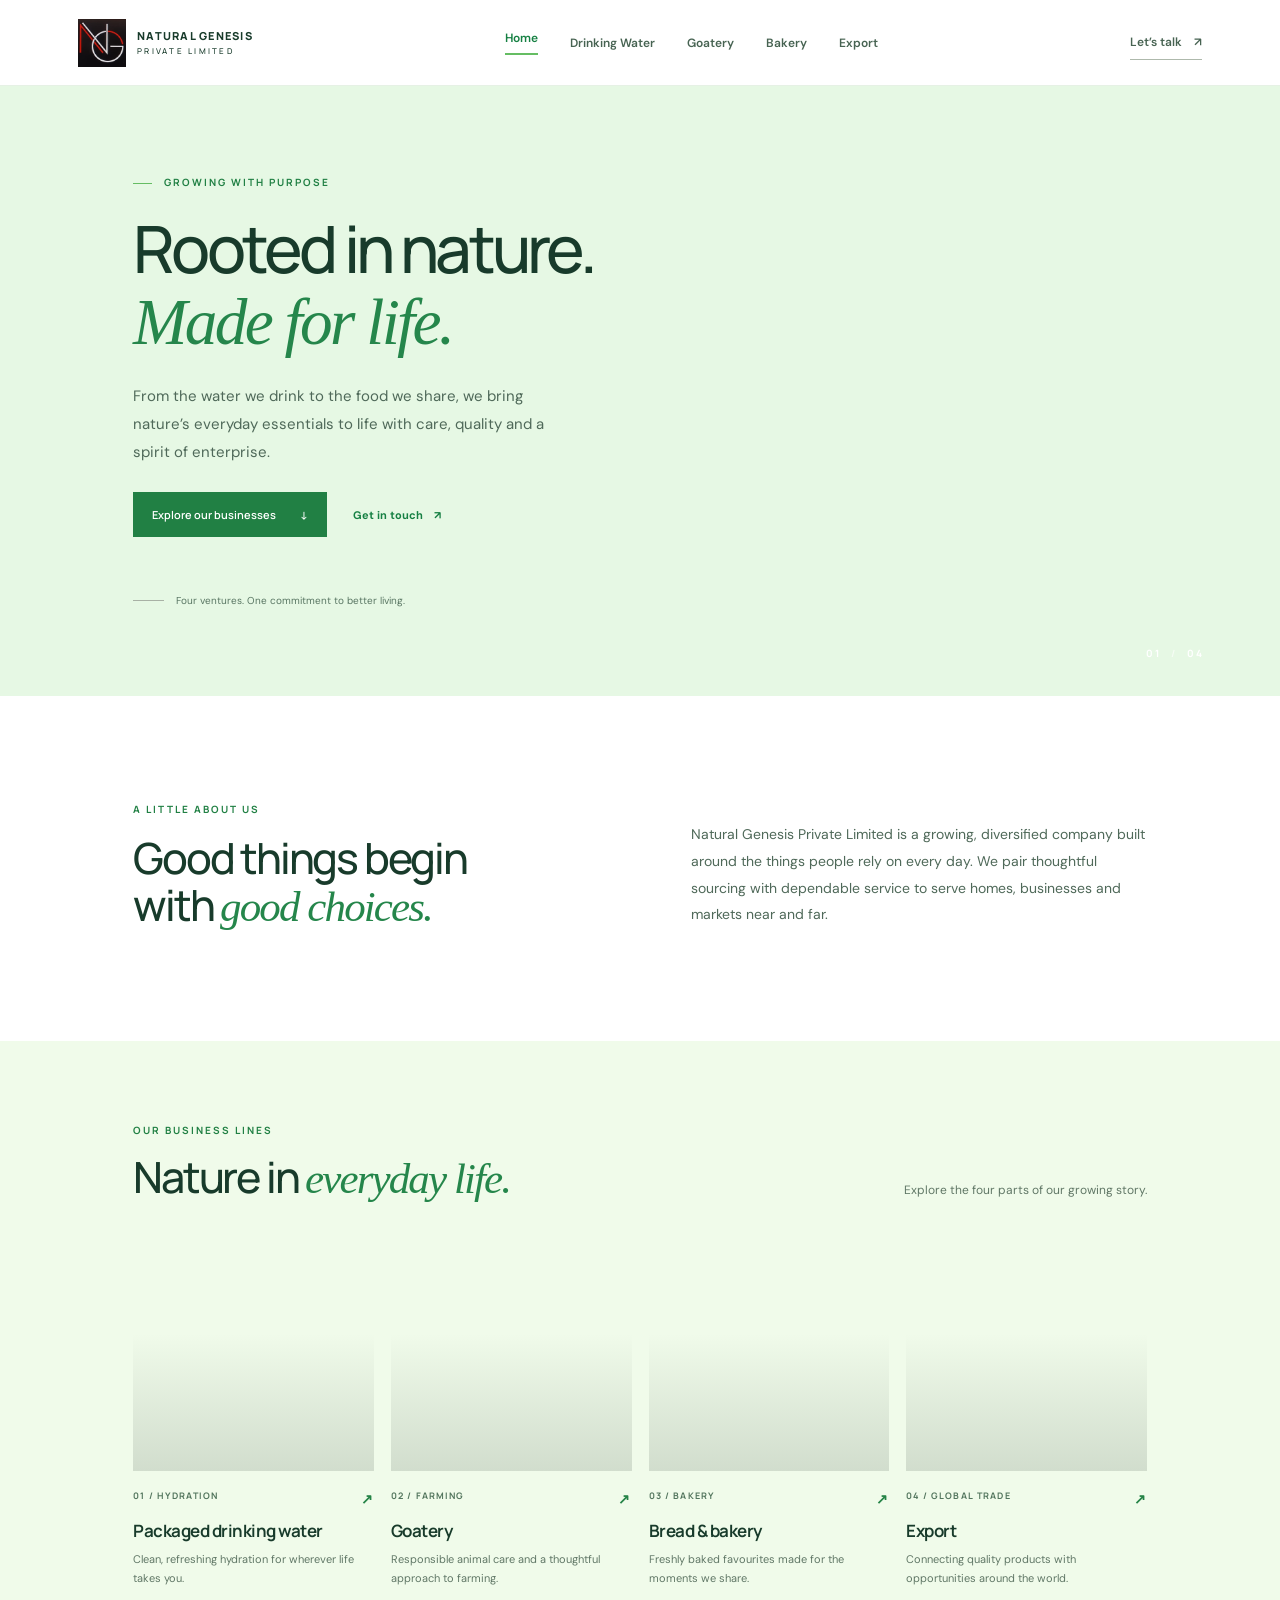
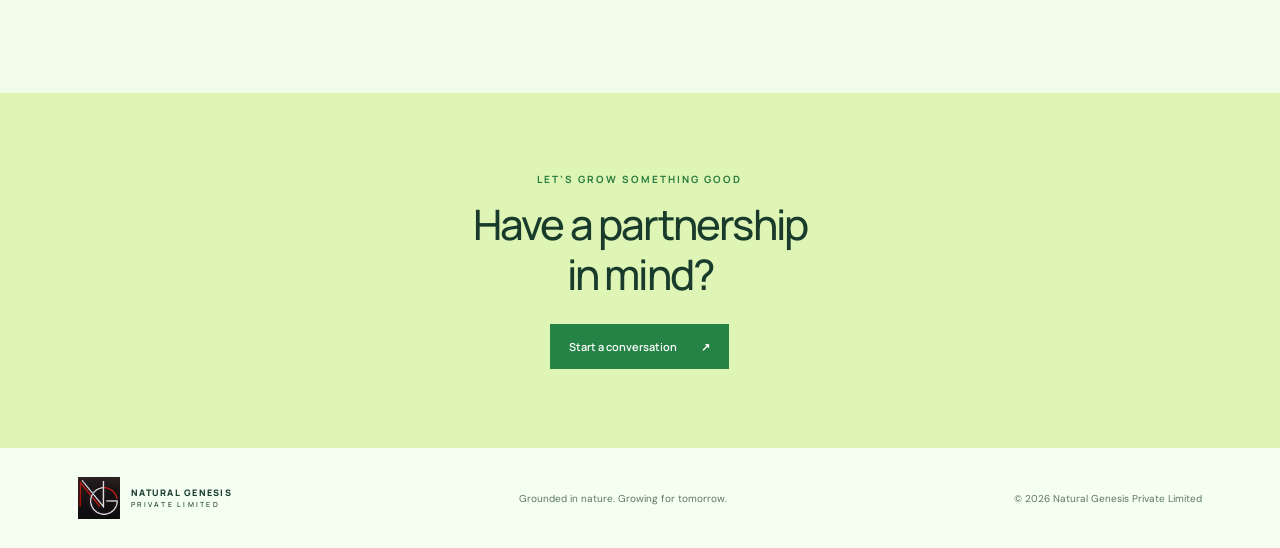
<file: index.html>
<!doctype html>
<html lang="en">
<head>
  <meta charset="utf-8"><meta name="viewport" content="width=device-width, initial-scale=1">
  <meta name="description" content="Natural Genesis Private Limited — pure water, responsible goat farming, fresh bakery and global trade.">
  <title>Natural Genesis Private Limited | Rooted in Nature</title>
  <link rel="preconnect" href="https://fonts.googleapis.com"><link rel="preconnect" href="https://fonts.gstatic.com" crossorigin>
  <link href="https://fonts.googleapis.com/css2?family=DM+Sans:wght@400;500;600;700&family=Manrope:wght@400;500;600;700;800&display=swap" rel="stylesheet"><link rel="stylesheet" href="styles.css">
</head>
<body>
<header class="site-header"><a class="brand" href="index.html" aria-label="Natural Genesis home"><img class="brand-logo" src="natural-genesis-logo.jpeg" alt="Natural Genesis logo"><span class="brand-name">NATURAL GENESIS<small>PRIVATE LIMITED</small></span></a><button class="menu-toggle" aria-label="Open navigation" aria-expanded="false">☰</button><nav class="main-nav"><a class="active" href="index.html">Home</a><a href="water.html">Drinking Water</a><a href="goatery.html">Goatery</a><a href="bakery.html">Bakery</a><a href="export.html">Export</a></nav><a class="header-cta" href="mailto:hello@naturalgenesis.in">Let’s talk <span>↗</span></a></header>
<main>
<section class="hero home-hero"><div class="hero-photo photo-nature"></div><div class="hero-content"><p class="eyebrow"><span></span> GROWING WITH PURPOSE</p><h1>Rooted in nature.<br><em>Made for life.</em></h1><p class="hero-copy">From the water we drink to the food we share, we bring nature’s everyday essentials to life with care, quality and a spirit of enterprise.</p><div class="hero-actions"><a class="button button-dark" href="#businesses">Explore our businesses <span>↓</span></a><a class="text-link" href="mailto:hello@naturalgenesis.in">Get in touch <span>↗</span></a></div><div class="hero-note"><span class="note-line"></span><span>Four ventures. One commitment to better living.</span></div></div><div class="hero-index">01 <span>/</span> 04</div></section>
<section class="intro section-wrap"><div><p class="eyebrow">A LITTLE ABOUT US</p><h2>Good things begin<br>with <em>good choices.</em></h2></div><p class="intro-copy">Natural Genesis Private Limited is a growing, diversified company built around the things people rely on every day. We pair thoughtful sourcing with dependable service to serve homes, businesses and markets near and far.</p></section>
<section class="business-section section-wrap" id="businesses"><div class="section-heading"><div><p class="eyebrow">OUR BUSINESS LINES</p><h2>Nature in <em>everyday life.</em></h2></div><p>Explore the four parts of our growing story.</p></div><div class="business-grid">
<a class="business-card water-card" href="water.html"><div class="card-image image-water"></div><div class="card-meta"><span>01 / HYDRATION</span><span>↗</span></div><h3>Packaged drinking water</h3><p>Clean, refreshing hydration for wherever life takes you.</p></a>
<a class="business-card goat-card" href="goatery.html"><div class="card-image image-goat"></div><div class="card-meta"><span>02 / FARMING</span><span>↗</span></div><h3>Goatery</h3><p>Responsible animal care and a thoughtful approach to farming.</p></a>
<a class="business-card bakery-card" href="bakery.html"><div class="card-image image-bread"></div><div class="card-meta"><span>03 / BAKERY</span><span>↗</span></div><h3>Bread &amp; bakery</h3><p>Freshly baked favourites made for the moments we share.</p></a>
<a class="business-card export-card" href="export.html"><div class="card-image image-export"></div><div class="card-meta"><span>04 / GLOBAL TRADE</span><span>↗</span></div><h3>Export</h3><p>Connecting quality products with opportunities around the world.</p></a>
</div></section>
<section class="closing-banner"><div class="closing-inner"><p class="eyebrow">LET’S GROW SOMETHING GOOD</p><h2>Have a partnership<br>in mind?</h2><a class="button button-light" href="mailto:hello@naturalgenesis.in">Start a conversation <span>↗</span></a></div></section>
</main><footer class="site-footer"><a class="brand brand-footer" href="index.html"><img class="brand-logo" src="natural-genesis-logo.jpeg" alt="Natural Genesis logo"><span class="brand-name">NATURAL GENESIS<small>PRIVATE LIMITED</small></span></a><p>Grounded in nature. Growing for tomorrow.</p><span>© 2026 Natural Genesis Private Limited</span></footer><script src="script.js"></script>
</body></html>
</file>
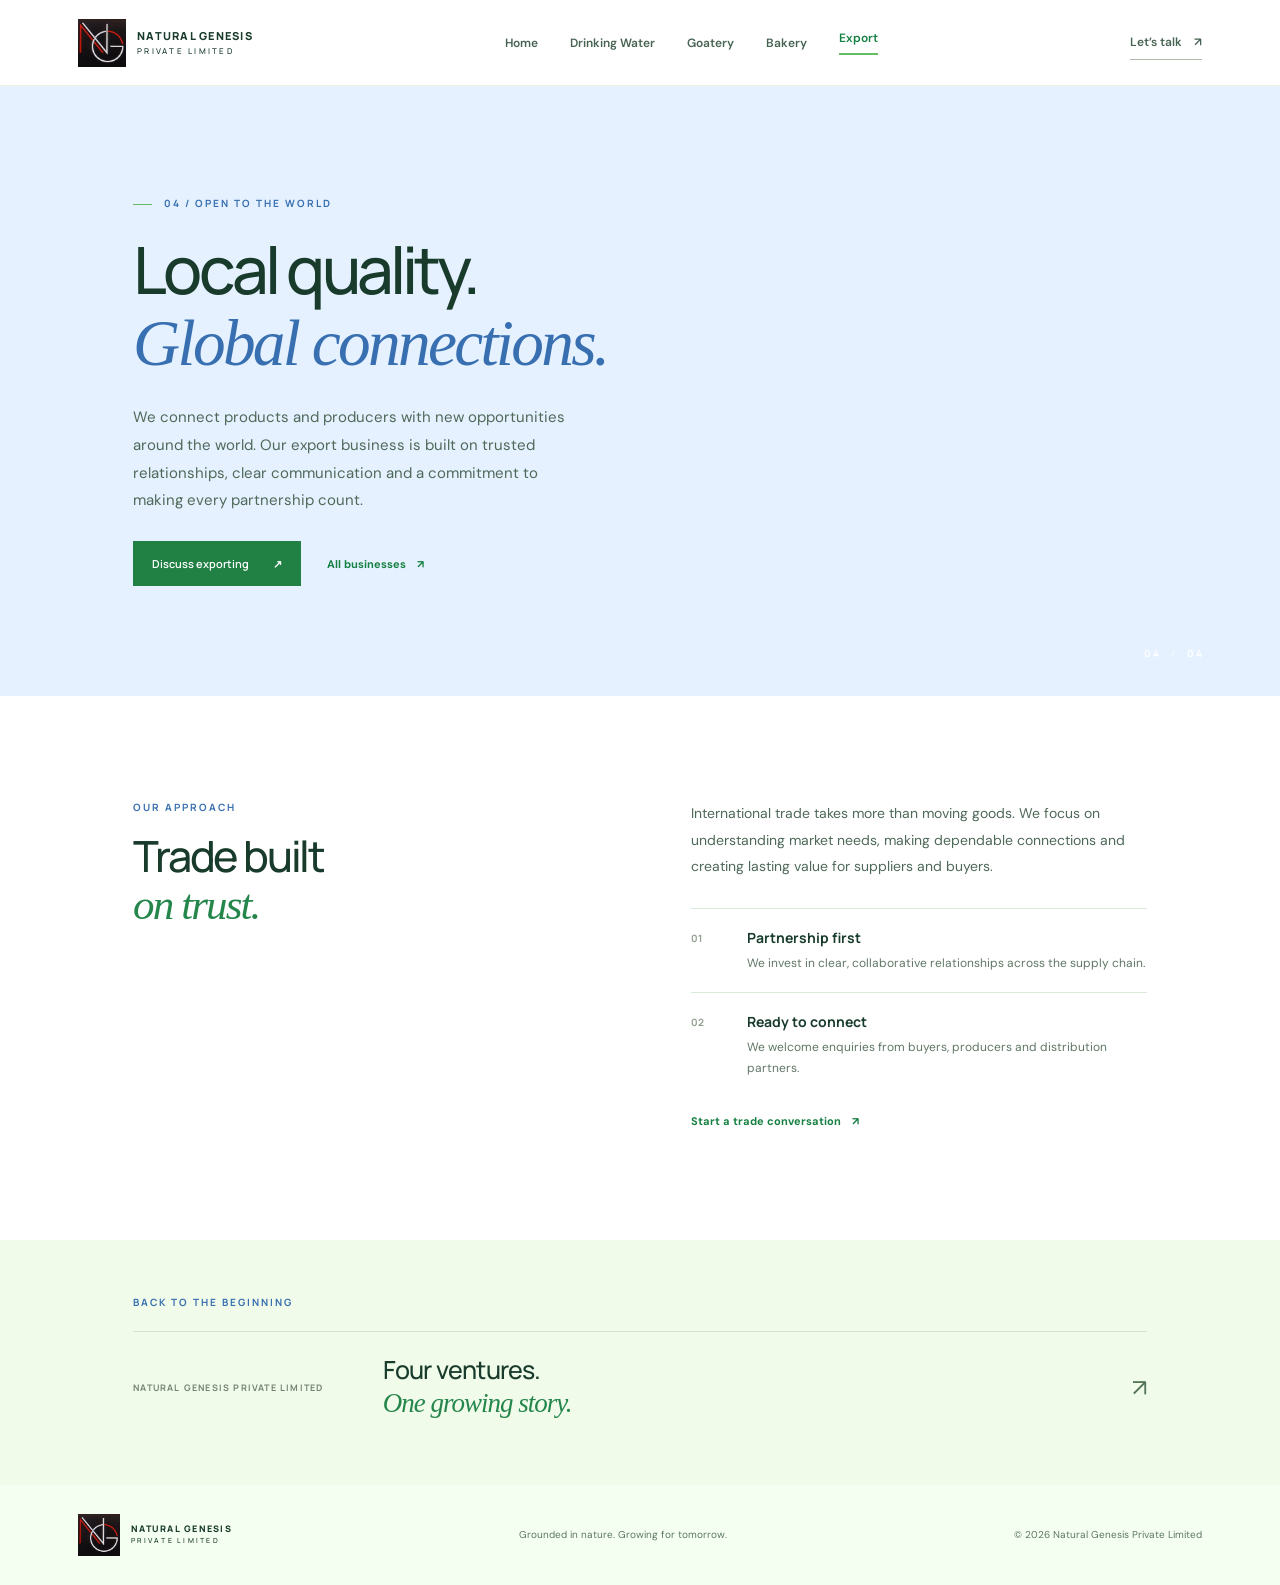
<file: export.html>
<!doctype html><html lang="en"><head><meta charset="utf-8"><meta name="viewport" content="width=device-width, initial-scale=1"><meta name="description" content="Export and global trade from Natural Genesis Private Limited."><title>Export | Natural Genesis</title><link rel="preconnect" href="https://fonts.googleapis.com"><link rel="preconnect" href="https://fonts.gstatic.com" crossorigin><link href="https://fonts.googleapis.com/css2?family=DM+Sans:wght@400;500;600;700&family=Manrope:wght@400;500;600;700;800&display=swap" rel="stylesheet"><link rel="stylesheet" href="styles.css"></head><body class="export-page">
<header class="site-header"><a class="brand" href="index.html"><img class="brand-logo" src="natural-genesis-logo.jpeg" alt="Natural Genesis logo"><span class="brand-name">NATURAL GENESIS<small>PRIVATE LIMITED</small></span></a><button class="menu-toggle" aria-label="Open navigation" aria-expanded="false">☰</button><nav class="main-nav"><a href="index.html">Home</a><a href="water.html">Drinking Water</a><a href="goatery.html">Goatery</a><a href="bakery.html">Bakery</a><a class="active" href="export.html">Export</a></nav><a class="header-cta" href="mailto:hello@naturalgenesis.in">Let’s talk <span>↗</span></a></header>
<main><section class="hero detail-hero"><div class="hero-photo photo-export"></div><div class="hero-content"><p class="eyebrow"><span></span> 04 / OPEN TO THE WORLD</p><h1>Local quality.<br><em>Global connections.</em></h1><p class="hero-copy">We connect products and producers with new opportunities around the world. Our export business is built on trusted relationships, clear communication and a commitment to making every partnership count.</p><div class="hero-actions"><a class="button button-dark" href="mailto:hello@naturalgenesis.in">Discuss exporting <span>↗</span></a><a class="text-link" href="index.html#businesses">All businesses <span>↗</span></a></div></div><div class="hero-index">04 <span>/</span> 04</div></section><section class="detail-content section-wrap"><div><p class="eyebrow">OUR APPROACH</p><h2>Trade built<br><em>on trust.</em></h2></div><div class="detail-copy"><p>International trade takes more than moving goods. We focus on understanding market needs, making dependable connections and creating lasting value for suppliers and buyers.</p><div class="value-row"><span>01</span><div><h3>Partnership first</h3><p>We invest in clear, collaborative relationships across the supply chain.</p></div></div><div class="value-row"><span>02</span><div><h3>Ready to connect</h3><p>We welcome enquiries from buyers, producers and distribution partners.</p></div></div><a class="text-link" href="mailto:hello@naturalgenesis.in">Start a trade conversation <span>↗</span></a></div></section><section class="next-business"><p class="eyebrow">BACK TO THE BEGINNING</p><a href="index.html"><span>NATURAL GENESIS PRIVATE LIMITED</span><strong>Four ventures.<br><em>One growing story.</em></strong><span class="next-arrow">↗</span></a></section></main><footer class="site-footer"><a class="brand brand-footer" href="index.html"><img class="brand-logo" src="natural-genesis-logo.jpeg" alt="Natural Genesis logo"><span class="brand-name">NATURAL GENESIS<small>PRIVATE LIMITED</small></span></a><p>Grounded in nature. Growing for tomorrow.</p><span>© 2026 Natural Genesis Private Limited</span></footer><script src="script.js"></script></body></html>
</file>
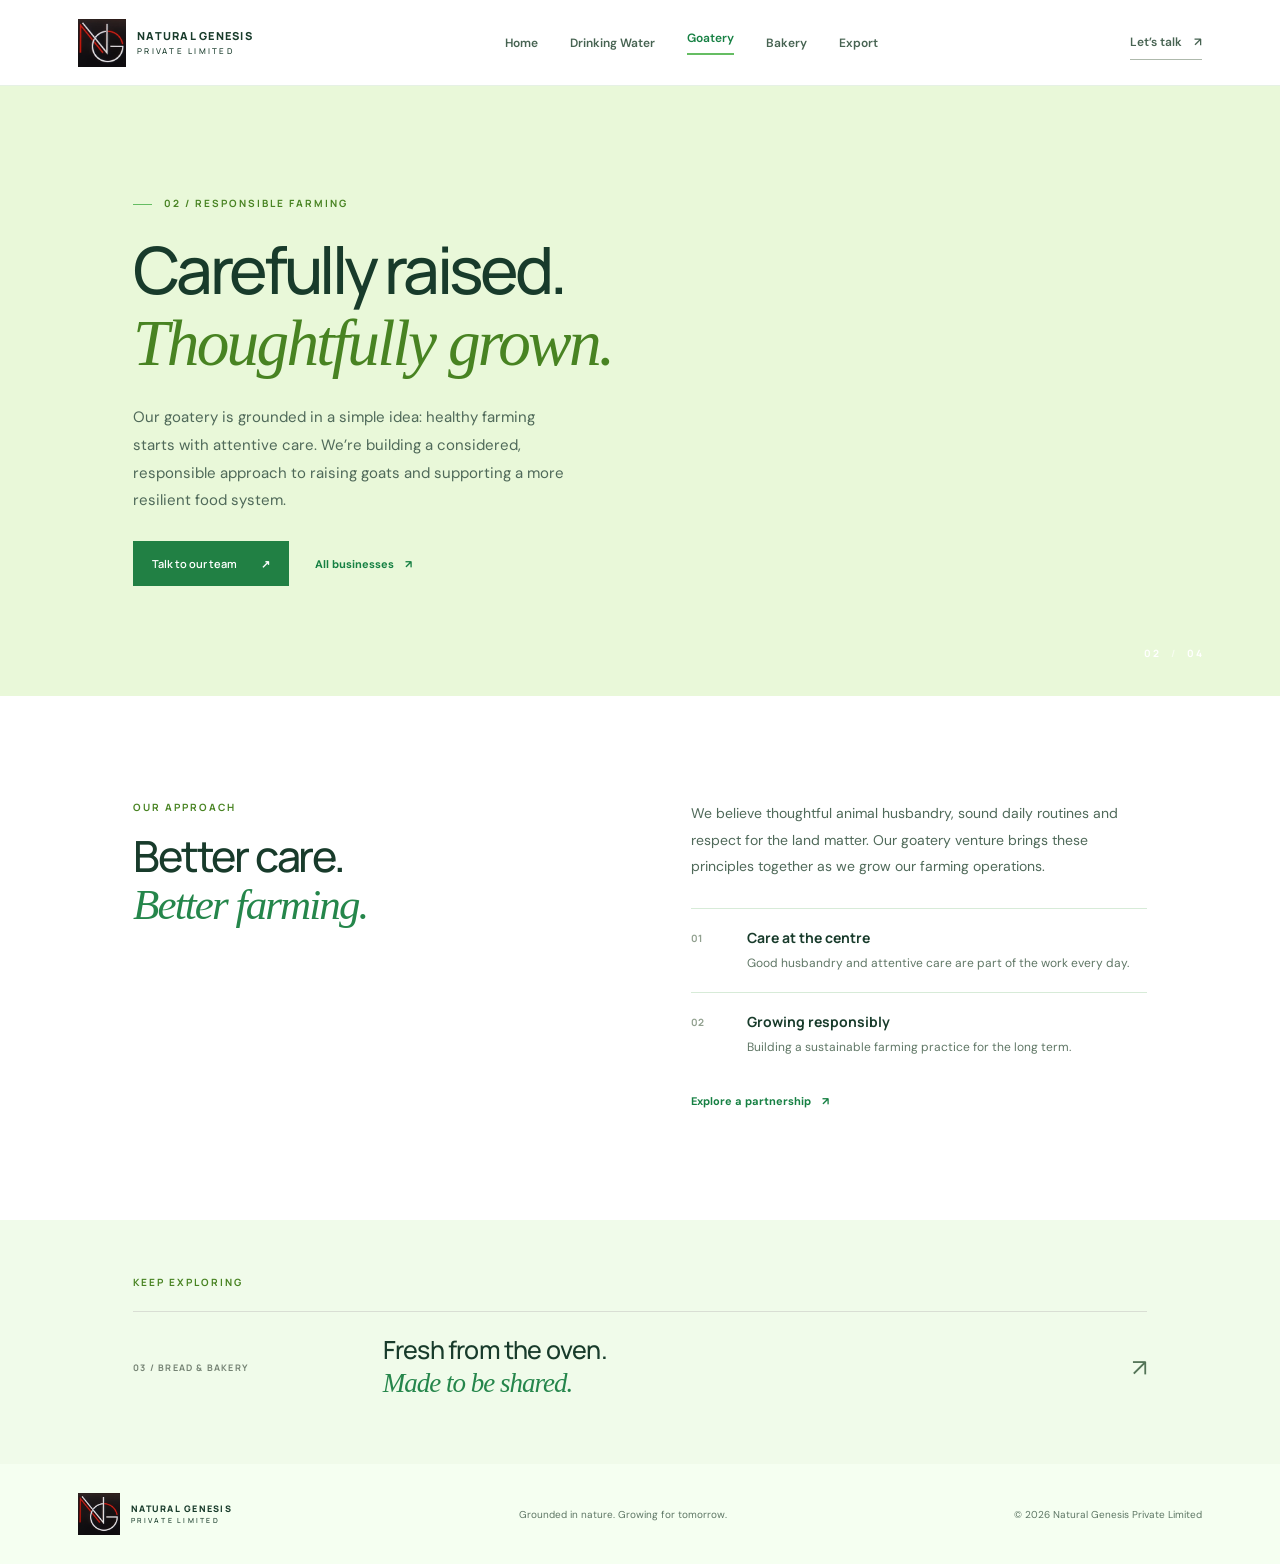
<file: goatery.html>
<!doctype html><html lang="en"><head><meta charset="utf-8"><meta name="viewport" content="width=device-width, initial-scale=1"><meta name="description" content="Responsible goat farming from Natural Genesis Private Limited."><title>Goatery | Natural Genesis</title><link rel="preconnect" href="https://fonts.googleapis.com"><link rel="preconnect" href="https://fonts.gstatic.com" crossorigin><link href="https://fonts.googleapis.com/css2?family=DM+Sans:wght@400;500;600;700&family=Manrope:wght@400;500;600;700;800&display=swap" rel="stylesheet"><link rel="stylesheet" href="styles.css"></head><body class="goat-page">
<header class="site-header"><a class="brand" href="index.html"><img class="brand-logo" src="natural-genesis-logo.jpeg" alt="Natural Genesis logo"><span class="brand-name">NATURAL GENESIS<small>PRIVATE LIMITED</small></span></a><button class="menu-toggle" aria-label="Open navigation" aria-expanded="false">☰</button><nav class="main-nav"><a href="index.html">Home</a><a href="water.html">Drinking Water</a><a class="active" href="goatery.html">Goatery</a><a href="bakery.html">Bakery</a><a href="export.html">Export</a></nav><a class="header-cta" href="mailto:hello@naturalgenesis.in">Let’s talk <span>↗</span></a></header>
<main><section class="hero detail-hero"><div class="hero-photo photo-goat"></div><div class="hero-content"><p class="eyebrow"><span></span> 02 / RESPONSIBLE FARMING</p><h1>Carefully raised.<br><em>Thoughtfully grown.</em></h1><p class="hero-copy">Our goatery is grounded in a simple idea: healthy farming starts with attentive care. We’re building a considered, responsible approach to raising goats and supporting a more resilient food system.</p><div class="hero-actions"><a class="button button-dark" href="mailto:hello@naturalgenesis.in">Talk to our team <span>↗</span></a><a class="text-link" href="index.html#businesses">All businesses <span>↗</span></a></div></div><div class="hero-index">02 <span>/</span> 04</div></section><section class="detail-content section-wrap"><div><p class="eyebrow">OUR APPROACH</p><h2>Better care.<br><em>Better farming.</em></h2></div><div class="detail-copy"><p>We believe thoughtful animal husbandry, sound daily routines and respect for the land matter. Our goatery venture brings these principles together as we grow our farming operations.</p><div class="value-row"><span>01</span><div><h3>Care at the centre</h3><p>Good husbandry and attentive care are part of the work every day.</p></div></div><div class="value-row"><span>02</span><div><h3>Growing responsibly</h3><p>Building a sustainable farming practice for the long term.</p></div></div><a class="text-link" href="mailto:hello@naturalgenesis.in">Explore a partnership <span>↗</span></a></div></section><section class="next-business"><p class="eyebrow">KEEP EXPLORING</p><a href="bakery.html"><span>03 / BREAD &amp; BAKERY</span><strong>Fresh from the oven.<br><em>Made to be shared.</em></strong><span class="next-arrow">↗</span></a></section></main><footer class="site-footer"><a class="brand brand-footer" href="index.html"><img class="brand-logo" src="natural-genesis-logo.jpeg" alt="Natural Genesis logo"><span class="brand-name">NATURAL GENESIS<small>PRIVATE LIMITED</small></span></a><p>Grounded in nature. Growing for tomorrow.</p><span>© 2026 Natural Genesis Private Limited</span></footer><script src="script.js"></script></body></html>
</file>
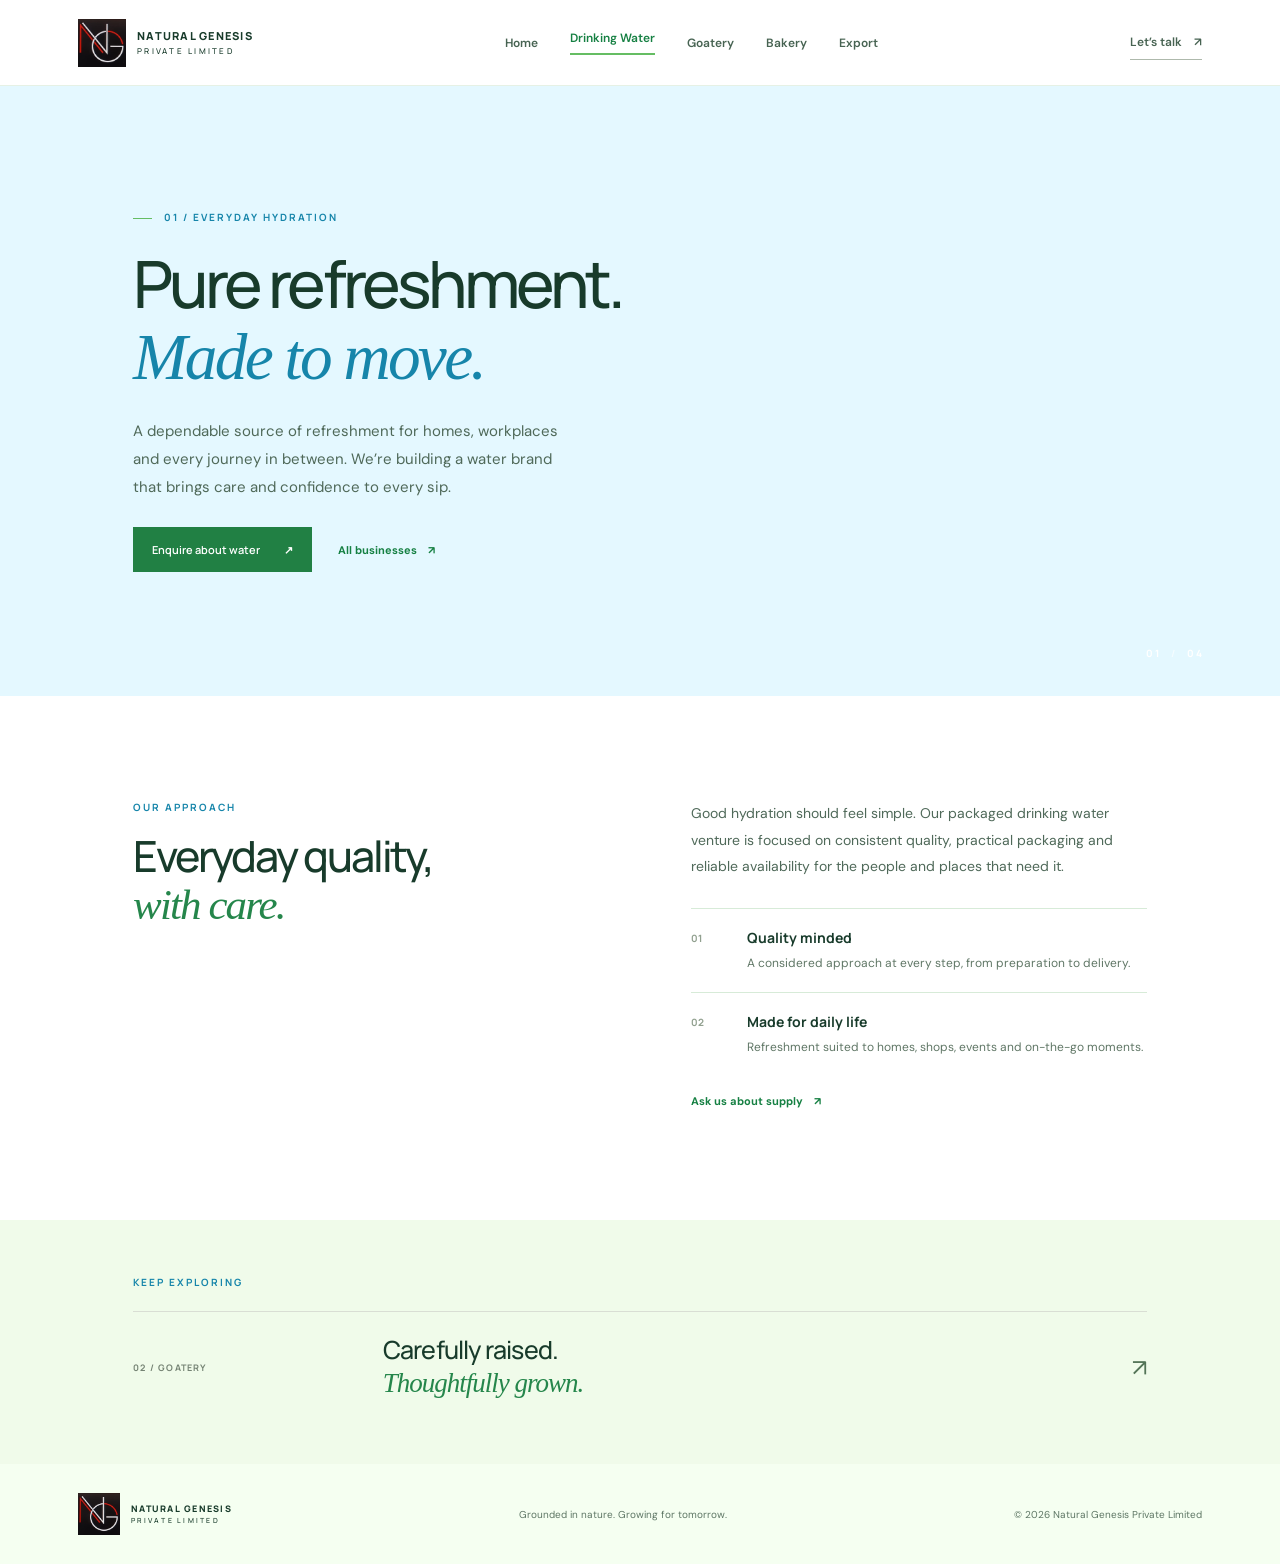
<file: water.html>
<!doctype html><html lang="en"><head><meta charset="utf-8"><meta name="viewport" content="width=device-width, initial-scale=1"><meta name="description" content="Packaged drinking water from Natural Genesis Private Limited."><title>Packaged Drinking Water | Natural Genesis</title><link rel="preconnect" href="https://fonts.googleapis.com"><link rel="preconnect" href="https://fonts.gstatic.com" crossorigin><link href="https://fonts.googleapis.com/css2?family=DM+Sans:wght@400;500;600;700&family=Manrope:wght@400;500;600;700;800&display=swap" rel="stylesheet"><link rel="stylesheet" href="styles.css"></head><body class="water-page">
<header class="site-header"><a class="brand" href="index.html"><img class="brand-logo" src="natural-genesis-logo.jpeg" alt="Natural Genesis logo"><span class="brand-name">NATURAL GENESIS<small>PRIVATE LIMITED</small></span></a><button class="menu-toggle" aria-label="Open navigation" aria-expanded="false">☰</button><nav class="main-nav"><a href="index.html">Home</a><a class="active" href="water.html">Drinking Water</a><a href="goatery.html">Goatery</a><a href="bakery.html">Bakery</a><a href="export.html">Export</a></nav><a class="header-cta" href="mailto:hello@naturalgenesis.in">Let’s talk <span>↗</span></a></header>
<main><section class="hero detail-hero"><div class="hero-photo photo-water"></div><div class="hero-content"><p class="eyebrow"><span></span> 01 / EVERYDAY HYDRATION</p><h1>Pure refreshment.<br><em>Made to move.</em></h1><p class="hero-copy">A dependable source of refreshment for homes, workplaces and every journey in between. We’re building a water brand that brings care and confidence to every sip.</p><div class="hero-actions"><a class="button button-dark" href="mailto:hello@naturalgenesis.in">Enquire about water <span>↗</span></a><a class="text-link" href="index.html#businesses">All businesses <span>↗</span></a></div></div><div class="hero-index">01 <span>/</span> 04</div></section><section class="detail-content section-wrap"><div><p class="eyebrow">OUR APPROACH</p><h2>Everyday quality,<br><em>with care.</em></h2></div><div class="detail-copy"><p>Good hydration should feel simple. Our packaged drinking water venture is focused on consistent quality, practical packaging and reliable availability for the people and places that need it.</p><div class="value-row"><span>01</span><div><h3>Quality minded</h3><p>A considered approach at every step, from preparation to delivery.</p></div></div><div class="value-row"><span>02</span><div><h3>Made for daily life</h3><p>Refreshment suited to homes, shops, events and on-the-go moments.</p></div></div><a class="text-link" href="mailto:hello@naturalgenesis.in">Ask us about supply <span>↗</span></a></div></section><section class="next-business"><p class="eyebrow">KEEP EXPLORING</p><a href="goatery.html"><span>02 / GOATERY</span><strong>Carefully raised.<br><em>Thoughtfully grown.</em></strong><span class="next-arrow">↗</span></a></section></main><footer class="site-footer"><a class="brand brand-footer" href="index.html"><img class="brand-logo" src="natural-genesis-logo.jpeg" alt="Natural Genesis logo"><span class="brand-name">NATURAL GENESIS<small>PRIVATE LIMITED</small></span></a><p>Grounded in nature. Growing for tomorrow.</p><span>© 2026 Natural Genesis Private Limited</span></footer><script src="script.js"></script></body></html>
</file>
<file: styles.css>
:root{--ink:#1f3027;--muted:#68756b;--cream:#f5f4ee;--paper:#fbfaf6;--green:#315843;--line:#dfe2d9;--serif:Georgia,'Times New Roman',serif}*{box-sizing:border-box}html{scroll-behavior:smooth}body{margin:0;background:var(--paper);color:var(--ink);font-family:'DM Sans',sans-serif;-webkit-font-smoothing:antialiased}a{color:inherit;text-decoration:none}.site-header{height:86px;padding:0 6.1%;display:flex;align-items:center;justify-content:space-between;background:var(--paper);position:relative;z-index:5;border-bottom:1px solid rgba(31,48,39,.06)}.brand{display:flex;align-items:center;gap:11px}.brand-mark{display:grid;place-items:center;width:39px;height:39px;border-radius:50%;color:white;background:var(--green);font:700 13px Manrope,sans-serif;letter-spacing:-1px}.brand-name{font:800 11px Manrope,sans-serif;letter-spacing:1.25px;line-height:1.25}.brand-name small{display:block;font-size:8px;letter-spacing:2.25px;font-weight:500;margin-top:3px}.main-nav{display:flex;align-items:center;gap:32px}.main-nav a,.header-cta{font-size:12px;font-weight:600;color:#526056;transition:color .2s}.main-nav a:hover,.main-nav .active{color:var(--green)}.main-nav .active:after{content:'';display:block;height:2px;background:#709173;margin-top:7px}.header-cta{border-bottom:1px solid #aeb9ac;padding:9px 0;color:var(--ink)}.header-cta span{padding-left:9px}.menu-toggle{display:none;border:0;background:none;color:var(--ink);font-size:24px}.hero{min-height:610px;position:relative;display:flex;align-items:center;overflow:hidden;background:#e6ebe3}.hero-photo{position:absolute;inset:0 0 0 47%;background-size:cover;background-position:center}.hero-photo:after{content:'';position:absolute;inset:0;background:linear-gradient(90deg,#e6ebe3 0%,rgba(230,235,227,.62) 14%,transparent 50%)}.photo-nature{background-image:url('https://images.unsplash.com/photo-1470252649378-9c29740c9fa8?auto=format&fit=crop&w=1800&q=85');background-position:center 56%}.photo-water{background-image:url('https://images.unsplash.com/photo-1538300342682-cf57afb97285?auto=format&fit=crop&w=1800&q=85');background-position:center}.photo-goat{background-image:url('https://images.unsplash.com/photo-1524024973431-2ad916746881?auto=format&fit=crop&w=1800&q=85');background-position:center}.photo-bread{background-image:url('https://images.unsplash.com/photo-1509440159596-0249088772ff?auto=format&fit=crop&w=1800&q=85');background-position:center}.photo-export{background-image:url('https://images.unsplash.com/photo-1494412519320-aa613dfb7738?auto=format&fit=crop&w=1800&q=85');background-position:center}.hero-content{position:relative;z-index:1;margin-left:10.4%;width:min(560px,47%);padding:70px 0}.eyebrow{font:700 10px Manrope,sans-serif;letter-spacing:2px;color:#527058;margin:0 0 24px}.eyebrow>span{display:inline-block;width:19px;height:1px;background:#527058;vertical-align:middle;margin-right:8px}.hero h1,.section-heading h2,.intro h2,.detail-content h2,.closing-inner h2{font:500 clamp(44px,5.1vw,72px)/1.09 Manrope,sans-serif;letter-spacing:-3.8px;margin:0;color:#26382d}.hero h1 em,.section-heading h2 em,.intro h2 em,.detail-content h2 em,.next-business strong em{font-family:var(--serif);font-weight:400;color:#5e8061;letter-spacing:-2.7px}.hero-copy{font-size:15px;line-height:1.85;color:#56645a;max-width:440px;margin:25px 0 26px}.hero-actions{display:flex;align-items:center;gap:26px}.button{display:inline-flex;align-items:center;gap:24px;padding:15px 19px;font:600 11px Manrope,sans-serif;transition:transform .2s}.button:hover{transform:translateY(-2px)}.button-dark{color:white;background:#2e4c39}.button-light{background:#f3f2e9;color:#253a2e}.text-link{font-size:11px;font-weight:700;color:#34483a}.text-link span{margin-left:8px}.hero-note{display:flex;align-items:center;gap:12px;color:#7a857a;font-size:10px;margin-top:57px}.note-line{width:31px;height:1px;background:#a8b1a5}.hero-index{position:absolute;right:6%;bottom:36px;font:700 10px Manrope,sans-serif;letter-spacing:1.6px;color:#f5f5eb}.hero-index span{opacity:.6;padding:0 7px}.section-wrap{padding-left:10.4%;padding-right:10.4%}.intro{display:grid;grid-template-columns:1fr 1fr;gap:10%;align-items:end;padding-top:106px;padding-bottom:110px}.intro .eyebrow,.detail-content .eyebrow{margin-bottom:19px}.intro h2,.detail-content h2,.section-heading h2{font-size:43px;letter-spacing:-2.2px}.intro h2 em,.detail-content h2 em,.section-heading h2 em{letter-spacing:-1.9px}.intro-copy{font-size:14px;line-height:1.9;color:#667168;margin:0 0 3px;max-width:480px}.business-section{background:#f1f1e9;padding-top:82px;padding-bottom:105px}.section-heading{display:flex;justify-content:space-between;align-items:end;margin-bottom:38px}.section-heading .eyebrow{margin-bottom:17px}.section-heading>p{font-size:12px;color:#7b857c;margin:0 0 5px}.business-grid{display:grid;grid-template-columns:repeat(4,1fr);gap:17px}.business-card{display:block;min-width:0}.card-image{height:230px;background-position:center;background-size:cover;transition:background-size .3s;position:relative;overflow:hidden}.card-image:after{content:'';position:absolute;inset:0;background:linear-gradient(0deg,rgba(22,39,29,.14),transparent 60%)}.image-water{background-image:url('https://images.unsplash.com/photo-1538300342682-cf57afb97285?auto=format&fit=crop&w=700&q=80')}.image-goat{background-image:url('https://images.unsplash.com/photo-1524024973431-2ad916746881?auto=format&fit=crop&w=700&q=80')}.image-bread{background-image:url('https://images.unsplash.com/photo-1509440159596-0249088772ff?auto=format&fit=crop&w=700&q=80')}.image-export{background-image:url('https://images.unsplash.com/photo-1494412519320-aa613dfb7738?auto=format&fit=crop&w=700&q=80')}.card-meta{display:flex;justify-content:space-between;margin:18px 0 11px;font:700 9px Manrope,sans-serif;letter-spacing:1.15px;color:#708072}.card-meta span:last-child{font-size:14px;color:var(--green)}.business-card h3{font:650 17px Manrope,sans-serif;letter-spacing:-.5px;margin:0 0 8px}.business-card p{font-size:11px;color:#778178;line-height:1.75;margin:0;max-width:225px}.business-card:hover h3{color:#577858}.closing-banner{min-height:355px;display:flex;align-items:center;justify-content:center;text-align:center;background:linear-gradient(120deg,rgba(35,61,45,.93),rgba(47,76,55,.92)),url('https://images.unsplash.com/photo-1470252649378-9c29740c9fa8?auto=format&fit=crop&w=1500&q=80') center/cover;color:white}.closing-inner .eyebrow{color:#c1cfb9;margin-bottom:14px}.closing-inner h2{font-size:42px;line-height:1.18;color:white;letter-spacing:-1.8px;margin-bottom:25px}.site-footer{min-height:100px;padding:25px 6.1%;display:flex;align-items:center;justify-content:space-between;background:#f8f7f1}.brand-footer .brand-mark{width:33px;height:33px;font-size:11px}.brand-footer .brand-name{font-size:9px}.brand-footer .brand-name small{font-size:7px}.site-footer>p,.site-footer>span{font-size:10px;color:#899088}.detail-content{padding-top:104px;padding-bottom:110px;display:grid;grid-template-columns:1fr 1fr;gap:10%}.detail-copy>p{font-size:14px;line-height:1.9;color:#667168;margin:0 0 28px}.value-row{border-top:1px solid var(--line);padding:19px 0;display:grid;grid-template-columns:48px 1fr;gap:8px}.value-row>span{font:700 10px Manrope,sans-serif;color:#91a08f;padding-top:3px}.value-row h3{margin:0 0 6px;font:700 14px Manrope,sans-serif}.value-row p{margin:0;color:#798279;font-size:12px;line-height:1.7}.detail-copy>.text-link{display:inline-block;margin-top:17px}.next-business{background:#f0f1e9;padding:55px 10.4% 63px}.next-business .eyebrow{margin-bottom:22px}.next-business>a{display:grid;grid-template-columns:1fr 3fr auto;align-items:center;border-top:1px solid #d9ded4;padding-top:22px}.next-business>a>span:first-child{font:700 9px Manrope,sans-serif;letter-spacing:1.2px;color:#748273}.next-business strong{font:500 25px/1.3 Manrope,sans-serif;letter-spacing:-.8px}.next-business strong em{font-size:27px;letter-spacing:-1px}.next-arrow{font-size:24px;color:#537457}.water-page .detail-hero{background:#e6eeef}.water-page .detail-hero .hero-photo:after{background:linear-gradient(90deg,#e6eeef 0%,rgba(230,238,239,.58) 14%,transparent 50%)}.water-page .detail-hero{background-color:#e5edee}.water-page .detail-hero:before{content:'';position:absolute;inset:0 53% 0 0;background:#e5edee;z-index:0}.water-page .eyebrow,.water-page .hero-content h1 em{color:#54818a}.goat-page .detail-hero{background:#e8ebe1}.goat-page .detail-hero:before,.bakery-page .detail-hero:before,.export-page .detail-hero:before{content:'';position:absolute;inset:0 53% 0 0;background:inherit;z-index:0}.bakery-page .detail-hero{background:#f0e7dc}.bakery-page .eyebrow,.bakery-page .hero-content h1 em{color:#a2683f}.export-page .detail-hero{background:#e7e8e0}.export-page .eyebrow,.export-page .hero-content h1 em{color:#657858}
@media(max-width:900px){.site-header{padding:0 5%;height:75px}.main-nav{gap:16px}.main-nav a{font-size:10px}.header-cta{font-size:10px}.hero{min-height:570px}.hero-content{margin-left:7%;width:53%}.hero-photo{left:42%}.section-wrap{padding-left:7%;padding-right:7%}.business-grid{grid-template-columns:repeat(2,1fr);row-gap:32px}.card-image{height:260px}.intro,.detail-content{gap:6%}.next-business{padding-left:7%;padding-right:7%}}
@media(max-width:650px){.site-header{height:70px;padding:0 5%}.brand-mark{width:35px;height:35px}.menu-toggle{display:block;order:3}.header-cta{display:none}.main-nav{display:none;position:absolute;top:70px;left:0;right:0;padding:18px 6% 24px;background:var(--paper);border-bottom:1px solid var(--line);flex-direction:column;align-items:flex-start;gap:17px}.main-nav.open{display:flex}.main-nav a{font-size:13px}.main-nav .active:after{margin-top:3px}.hero{min-height:730px;align-items:flex-end}.hero-photo{inset:0 0 42%;background-position:center}.hero-photo:after{background:linear-gradient(0deg,#e6ebe3 0%,rgba(230,235,227,.4) 28%,transparent 74%)}.hero-content{margin:0;padding:0 7% 63px;width:100%}.hero h1{font-size:46px;letter-spacing:-2.6px}.hero-copy{font-size:13px;line-height:1.75;margin:17px 0 20px}.hero-note{margin-top:27px}.hero-index{bottom:23px;right:6%;color:#657366}.detail-hero{min-height:700px}.detail-hero .hero-photo{inset:0 0 46%}.detail-hero .hero-content{padding-bottom:64px}.water-page .detail-hero:before,.goat-page .detail-hero:before,.bakery-page .detail-hero:before,.export-page .detail-hero:before{inset:55% 0 0}.water-page .detail-hero .hero-photo:after,.detail-hero .hero-photo:after{background:linear-gradient(0deg,#e8ebe1 0%,rgba(232,235,225,.35) 32%,transparent 75%)}.water-page .detail-hero .hero-photo:after{background:linear-gradient(0deg,#e5edee 0%,rgba(229,237,238,.35) 32%,transparent 75%)}.bakery-page .detail-hero .hero-photo:after{background:linear-gradient(0deg,#f0e7dc 0%,rgba(240,231,220,.35) 32%,transparent 75%)}.export-page .detail-hero .hero-photo:after{background:linear-gradient(0deg,#e7e8e0 0%,rgba(231,232,224,.35) 32%,transparent 75%)}.hero-actions{gap:18px}.button{padding:14px 15px;gap:13px;font-size:10px}.text-link{font-size:10px}.section-wrap{padding-left:7%;padding-right:7%}.intro,.detail-content{grid-template-columns:1fr;gap:24px;padding-top:70px;padding-bottom:72px}.intro h2,.detail-content h2,.section-heading h2{font-size:37px}.intro-copy,.detail-copy>p{font-size:13px}.business-section{padding-top:65px;padding-bottom:72px}.section-heading{display:block;margin-bottom:27px}.section-heading>p{margin-top:12px}.business-grid{gap:27px 13px}.card-image{height:180px}.card-meta{font-size:8px;margin-top:13px}.business-card h3{font-size:14px}.business-card p{font-size:10px}.closing-banner{min-height:310px}.closing-inner h2{font-size:36px}.site-footer{padding:22px 5%;display:grid;grid-template-columns:1fr auto;gap:13px}.site-footer>p{grid-column:1/-1;grid-row:2;margin:0}.site-footer>span{font-size:9px;text-align:right}.next-business{padding:43px 7% 50px}.next-business>a{grid-template-columns:1fr auto;gap:11px}.next-business>a>span:first-child{grid-column:1/-1}.next-business strong{font-size:21px}.next-business strong em{font-size:23px}}

/* Bright mode: airy surfaces, fresh greens and a sunny accent across every page. */
:root{--ink:#183b2b;--muted:#597060;--cream:#f4ffe9;--paper:#ffffff;--green:#248346;--line:#d7ebd8}
body,.site-header{background:#fff}
.site-header{border-bottom-color:#e6f1e5}
.brand-mark,.button-dark{background:#218044}
.main-nav a,.header-cta{color:#476352}
.main-nav a:hover,.main-nav .active,.text-link{color:#168043}
.main-nav .active:after,.eyebrow>span{background:#65bd63}
.hero{background:#e6f8e4}
.hero-photo:after{background:linear-gradient(90deg,#e6f8e4 0%,rgba(230,248,228,.52) 16%,transparent 52%)}
.hero h1,.section-heading h2,.intro h2,.detail-content h2{color:#183b2b}
.hero h1 em,.section-heading h2 em,.intro h2 em,.detail-content h2 em,.next-business strong em{color:#25864b}
.hero-copy,.intro-copy,.detail-copy>p{color:#4f6959}
.eyebrow{color:#218044}
.hero-note{color:#587562}
.hero-index{color:#fff}
.business-section,.next-business{background:#f0fbea}
.section-heading>p,.business-card p,.value-row p{color:#607766}
.business-card:hover h3{color:#168043}
.card-meta{color:#52755d}
.closing-banner{background:#dff5b6;color:#183b2b}
.closing-inner .eyebrow{color:#287c3e}
.closing-inner h2{color:#183b2b}
.button-light{background:#258346;color:#fff}
.site-footer{background:#f5fff1}
.site-footer>p,.site-footer>span{color:#5d7664}
.water-page .detail-hero,.water-page .detail-hero:before{background:#e4f8ff}
.water-page .detail-hero .hero-photo:after{background:linear-gradient(90deg,#e4f8ff 0%,rgba(228,248,255,.5) 16%,transparent 52%)}
.water-page .eyebrow,.water-page .hero-content h1 em{color:#1685aa}
.goat-page .detail-hero,.goat-page .detail-hero:before{background:#e9f8d9}
.goat-page .detail-hero .hero-photo:after{background:linear-gradient(90deg,#e9f8d9 0%,rgba(233,248,217,.5) 16%,transparent 52%)}
.goat-page .eyebrow,.goat-page .hero-content h1 em{color:#488322}
.bakery-page .detail-hero,.bakery-page .detail-hero:before{background:#fff0d9}
.bakery-page .detail-hero .hero-photo:after{background:linear-gradient(90deg,#fff0d9 0%,rgba(255,240,217,.52) 16%,transparent 52%)}
.bakery-page .eyebrow,.bakery-page .hero-content h1 em{color:#bb6a23}
.export-page .detail-hero,.export-page .detail-hero:before{background:#e5f1ff}
.export-page .detail-hero .hero-photo:after{background:linear-gradient(90deg,#e5f1ff 0%,rgba(229,241,255,.52) 16%,transparent 52%)}
.export-page .eyebrow,.export-page .hero-content h1 em{color:#386fb0}
@media(max-width:650px){
  .hero-photo:after{background:linear-gradient(0deg,#e6f8e4 0%,rgba(230,248,228,.36) 30%,transparent 75%)}
  .water-page .detail-hero .hero-photo:after{background:linear-gradient(0deg,#e4f8ff 0%,rgba(228,248,255,.36) 32%,transparent 75%)}
  .goat-page .detail-hero .hero-photo:after{background:linear-gradient(0deg,#e9f8d9 0%,rgba(233,248,217,.36) 32%,transparent 75%)}
  .bakery-page .detail-hero .hero-photo:after{background:linear-gradient(0deg,#fff0d9 0%,rgba(255,240,217,.36) 32%,transparent 75%)}
  .export-page .detail-hero .hero-photo:after{background:linear-gradient(0deg,#e5f1ff 0%,rgba(229,241,255,.36) 32%,transparent 75%)}
}

.brand-logo{display:block;width:48px;height:48px;object-fit:cover;flex:none}.brand-footer .brand-logo{width:42px;height:42px}@media(max-width:650px){.brand-logo{width:42px;height:42px}}
</file>
